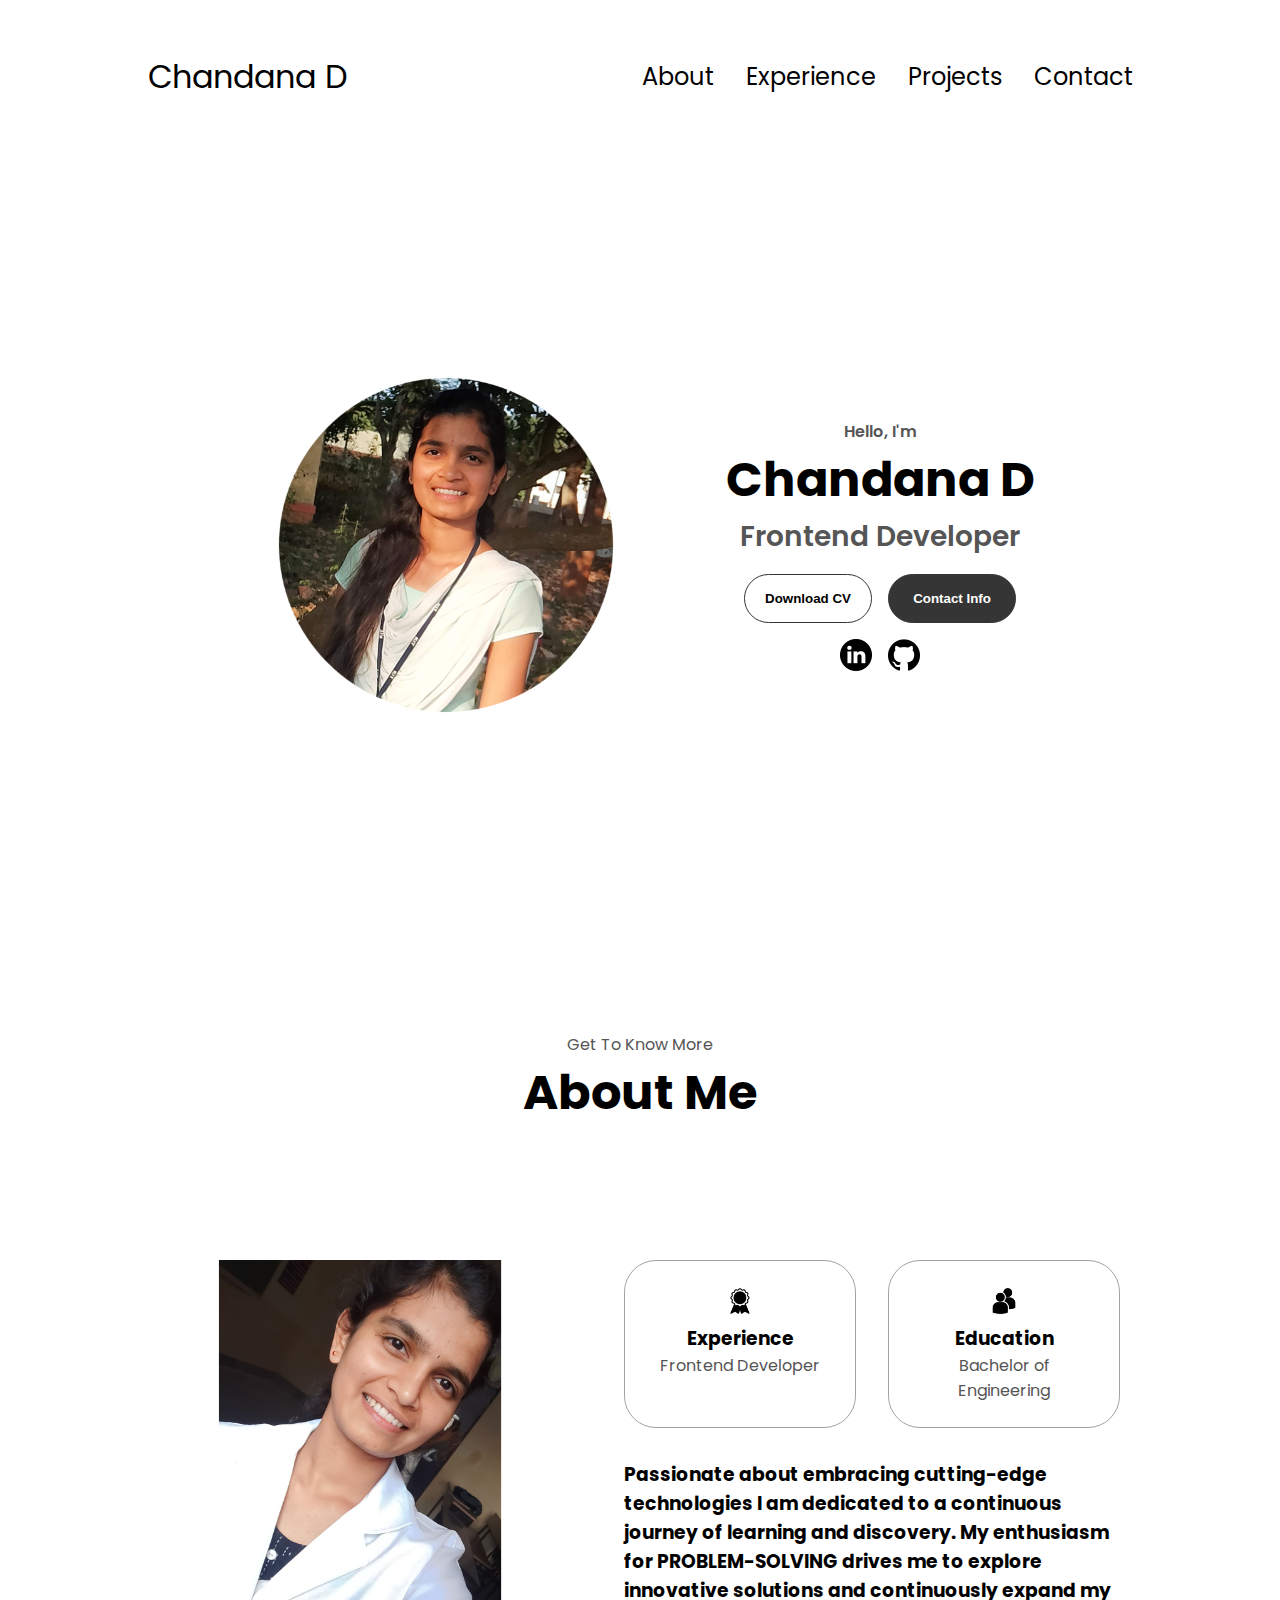
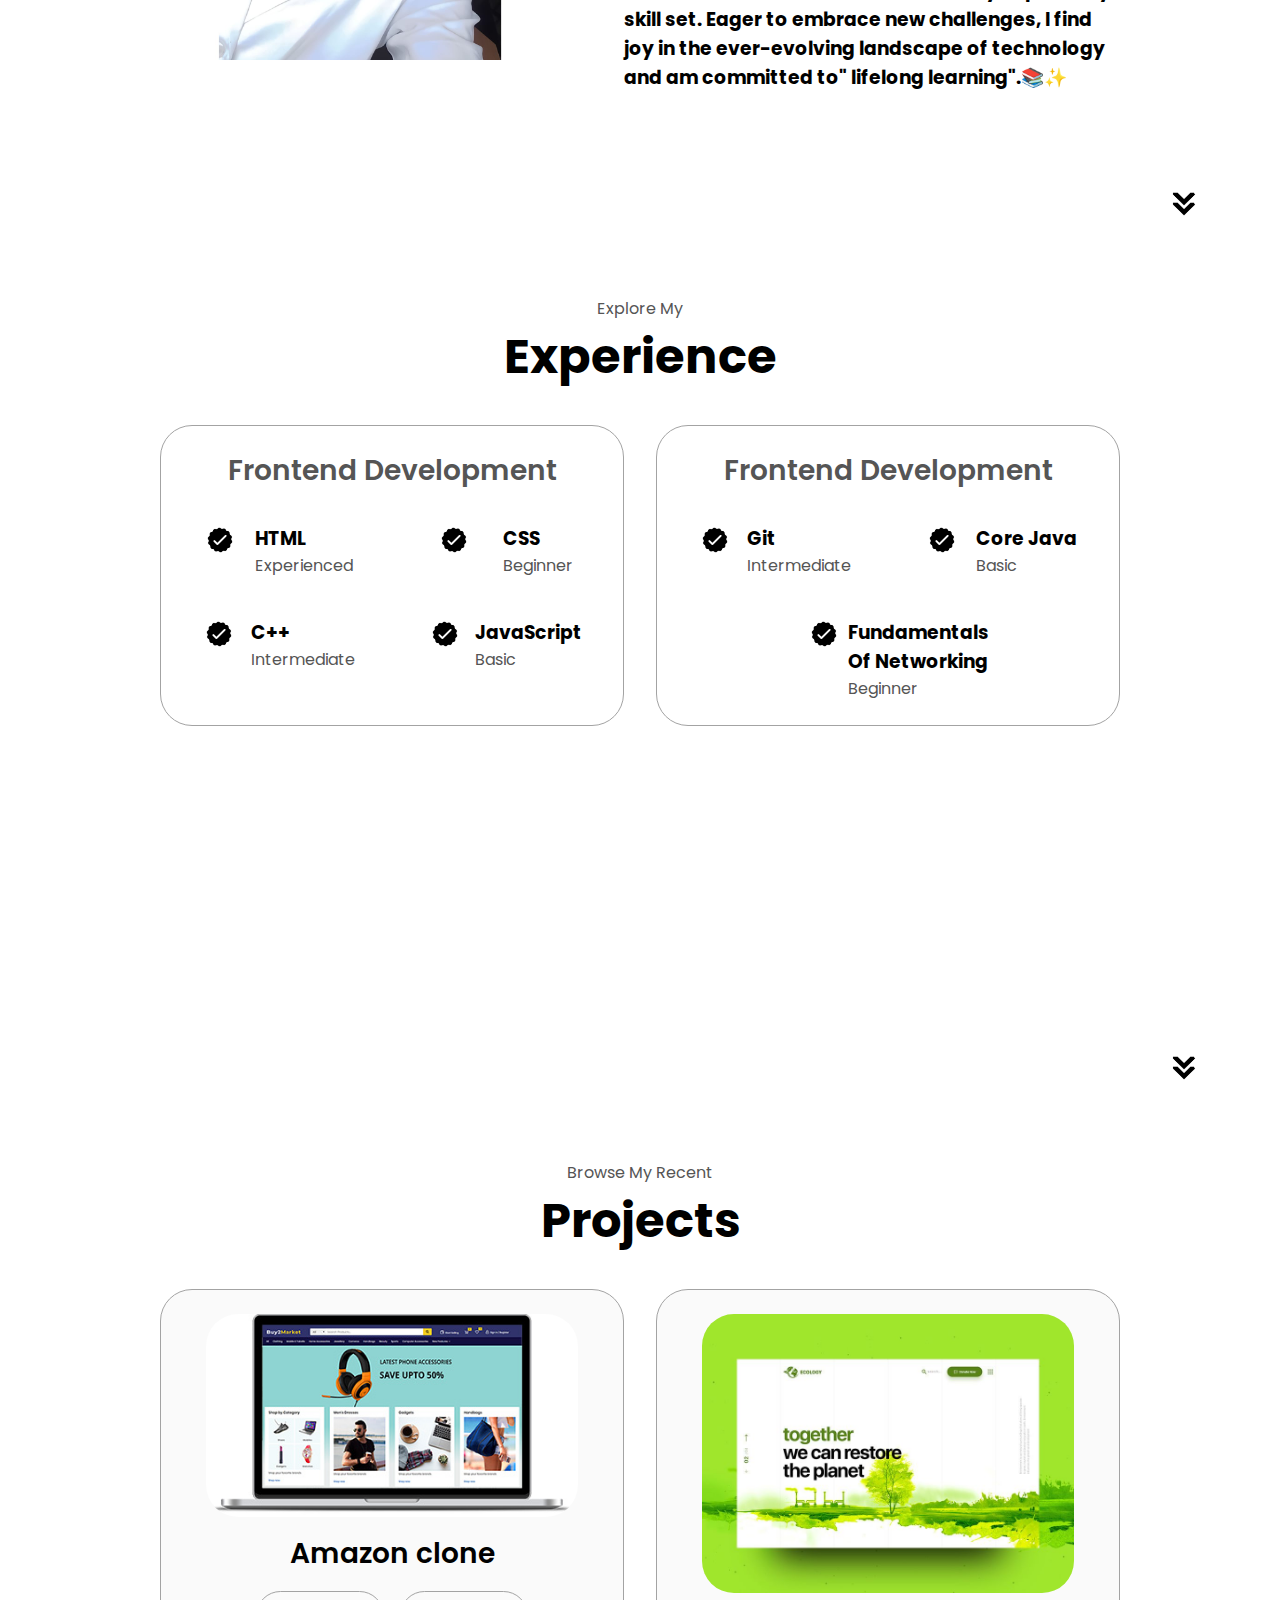
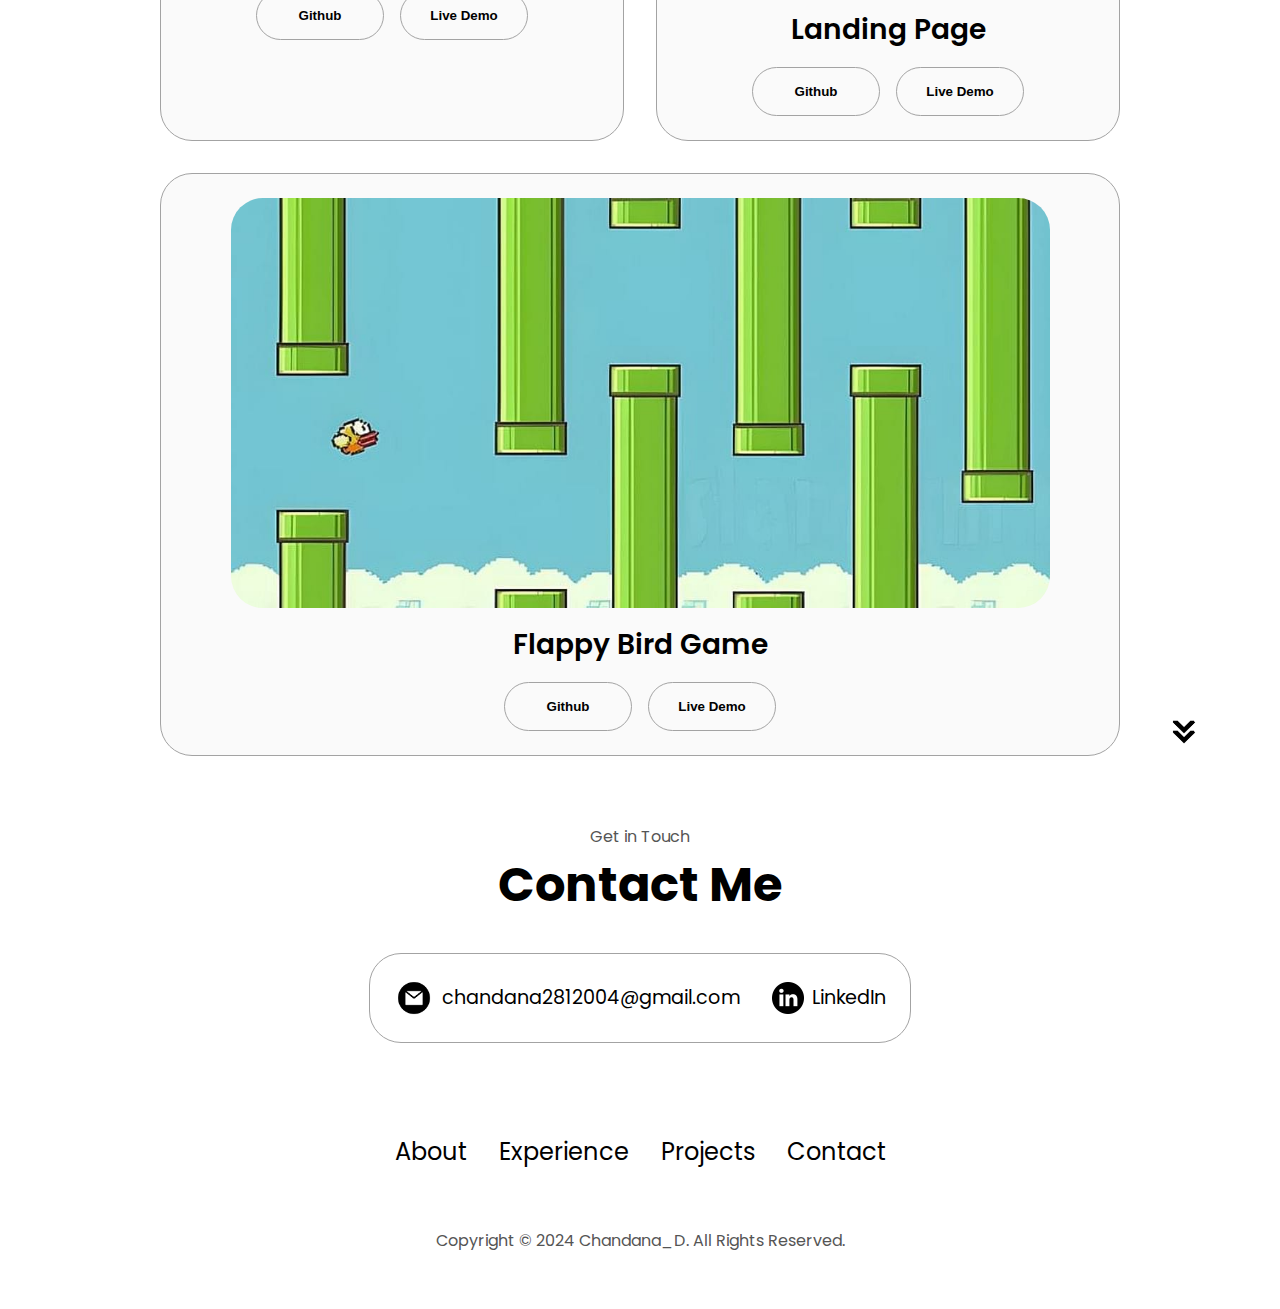
<file: CodSoft_task-2/index.html>
<!DOCTYPE html>
<html lang="en">
  <head>
    <meta charset="UTF-8" />
    <meta http-equiv="X-UA-Compatible" content="IE=edge" />
    <meta name="viewport" content="width=device-width, initial-scale=1.0" />
    <title>My Portfolio</title>
    <link rel="stylesheet" href="style.css" />
    <link rel="stylesheet" href="mediaqueries.css" />
  </head>
  <body>
    <nav id="desktop-nav">
      <div class="logo"> Chandana D </div>
      <div>
        <ul class="nav-links">
          <li><a href="#about">About</a></li>
          <li><a href="#experience">Experience</a></li>
          <li><a href="#projects">Projects</a></li>
          <li><a href="#contact">Contact</a></li>
        </ul>
      </div>
    </nav>
    <nav id="hamburger-nav">
      <div class="logo">Chandana D</div>
      <div class="hamburger-menu">
        <div class="hamburger-icon" onclick="toggleMenu()">
          <span></span>
          <span></span>
          <span></span>
        </div>
        <div class="menu-links">
          <li><a href="#about" onclick="toggleMenu()">About</a></li>
          <li><a href="#experience" onclick="toggleMenu()">Experience</a></li>
          <li><a href="#projects" onclick="toggleMenu()">Projects</a></li>
          <li><a href="#contact" onclick="toggleMenu()">Contact</a></li>
        </div>
      </div>
    </nav>
    <section id="profile">
      <div class="section__pic-container">
        <img src="./assets/profile-pic.png" alt="Chandana D profile picture" />
      </div>
      <div class="section__text">
        <p class="section_text_p1">Hello, I'm</p>
        <h1 class="title">Chandana D</h1>
        <p class="section_text_p2">Frontend Developer</p>
        <div class="btn-container">
          <button
            class="btn btn-color-2"
            onclick="window.open('./assets/resume-example.pdf')"
          >
            Download CV
          </button>
          <button class="btn btn-color-1" onclick="location.href='./#contact'">
            Contact Info
          </button>
        </div>
        <div id="socials-container">
          <img
            src="./assets/linkedin.png"
            alt="My LinkedIn profile"
            class="icon"
            onclick="location.href='https://linkedin.com/'"
          />
          <img
            src="./assets/github.png"
            alt="My Github profile"
            class="icon"
            onclick="location.href='https://github.com/'"
          />
        </div>
      </div>
    </section>
    <section id="about">
      <p class="section_text_p1">Get To Know More</p>
      <h1 class="title">About Me</h1>
      <div class="section-container">
        <div class="section__pic-container">
          <img
            src="./assets/about-pic.png"
            alt="Profile picture"
            class="about-pic"
          />
        </div>
        <div class="about-details-container">
          <div class="about-containers">
            <div class="details-container">
              <img
                src="./assets/experience.png"
                alt="Experience icon"
                class="icon"
              />
              <h3>Experience</h3>
              <p> Frontend Developer</p>
            </div>
            <div class="details-container">
              <img
                src="./assets/education.png"
                alt="Education icon"
                class="icon"
              />
              <h3>Education</h3>
              <p>Bachelor of Engineering</p>
            </div>
          </div>
          <div class="text-container">
            <h3>
                Passionate about embracing cutting-edge technologies 
                I am dedicated to a continuous journey of learning and discovery.
                 My enthusiasm for PROBLEM-SOLVING  drives me to explore innovative solutions
                 and continuously expand my skill set. Eager to embrace new challenges,
                  I find joy in the ever-evolving landscape of technology and am committed to" lifelong learning".📚✨ 
            </h3>
          </div>
        </div>
      </div>
      <img
        src="./assets/arrow.png"
        alt="Arrow icon"
        class="icon arrow"
        onclick="location.href='./#experience'"
      />
    </section>
    <section id="experience">
      <p class="section_text_p1">Explore My</p>
      <h1 class="title">Experience</h1>
      <div class="experience-details-container">
        <div class="about-containers">
          <div class="details-container">
            <h2 class="experience-sub-title">Frontend Development</h2>
            <div class="article-container">
              <article>
                <img
                  src="./assets/checkmark.png"
                  alt="Experience icon"
                  class="icon"
                />
                <div>
                  <h3>HTML</h3>
                  <p>Experienced</p>
                </div>
              </article>
              <article>
                <img
                  src="./assets/checkmark.png"
                  alt="Experience icon"
                  class="icon"
                />
                <div>
                  <h3>CSS</h3>
                  <p>Beginner</p>
                </div>
              </article>
              <article>
                <img
                  src="./assets/checkmark.png"
                  alt="Experience icon"
                  class="icon"
                />
                <div>
                  <h3>C++</h3>
                  <p>Intermediate</p>
                </div>
              </article>
              <article>
                <img
                  src="./assets/checkmark.png"
                  alt="Experience icon"
                  class="icon"
                />
                <div>
                  <h3>JavaScript</h3>
                  <p>Basic</p>
                </div>
              </article>
              
              
            </div>
          </div>
          <div class="details-container">
            <h2 class="experience-sub-title">Frontend Development</h2>
            <div class="article-container">
              <!-- <article>
                 -->
              <!-- </article>
             
              <article>
                
               
              <!-- </article> -->
              <article> 
                <img
                  src="./assets/checkmark.png"
                  alt="Experience icon"
                  class="icon"
                />
                <div>
                  <h3>Git</h3>
                  <p>Intermediate</p>
                </div>
              </article>
              <article>
                <img
                  src="./assets/checkmark.png"
                  alt="Experience icon"
                  class="icon"
                />
                <div>
                  <h3>Core Java</h3>
                  <p>Basic</p>
                </div>
              </article>
              <article>
                <img
                  src="./assets/checkmark.png"
                  alt="Experience icon"
                  class="icon"
                />
                <div>
                  <h3>Fundamentals Of Networking</h3>
                  <p>Beginner</p>
                </div>
              </article>
            </div>
          </div>
        </div>
      </div>
      <img
        src="./assets/arrow.png"
        alt="Arrow icon"
        class="icon arrow"
        onclick="location.href='./#projects'"
      />
    </section>
    <section id="projects">
      <p class="section_text_p1">Browse My Recent</p>
      <h1 class="title">Projects</h1>
      <div class="experience-details-container">
        <div class="about-containers">
          <div class="details-container color-container">
            <div class="article-container">
              <img
                src="./assets/project-1.png"
                alt="Amazon Clone"
                class="project-img"
              />
            </div>
            <h2 class="experience-sub-title project-title">Amazon clone</h2>
            <div class="btn-container">
              <button
                class="btn btn-color-2 project-btn"
                onclick="location.href='https://github.com/'"
              >
                Github
              </button>
              <button
                class="btn btn-color-2 project-btn"
                onclick="location.href='https://github.com/'"
              >
                Live Demo
              </button>
            </div>
          </div>
          <div class="details-container color-container">
            <div class="article-container">
              <img
                src="./assets/project-2.png"
                alt="Project 2"
                class="project-img"
              />
            </div>
            <h2 class="experience-sub-title project-title">Landing Page</h2>
            <div class="btn-container">
              <button
                class="btn btn-color-2 project-btn"
                onclick="location.href='https://github.com/'"
              >
                Github
              </button>
              <button
                class="btn btn-color-2 project-btn"
                onclick="location.href='https://github.com/'"
              >
                Live Demo
              </button>
            </div>
          </div>
          <div class="details-container color-container">
            <div class="article-container">
              <img
                src="./assets/project-3.png"
                alt="Project 3"
                class="project-img"
              />
            </div>
            <h2 class="experience-sub-title project-title">Flappy Bird Game</h2>
            <div class="btn-container">
              <button
                class="btn btn-color-2 project-btn"
                onclick="location.href='https://github.com/'"
              >
                Github
              </button>
              <button
                class="btn btn-color-2 project-btn"
                onclick="location.href='https://github.com/'"
              >
                Live Demo
              </button>
            </div>
          </div>
        </div>
      </div>
      <img
        src="./assets/arrow.png"
        alt="Arrow icon"
        class="icon arrow"
        onclick="location.href='./#contact'"
      />
    </section>
    <section id="contact">
      <p class="section_text_p1">Get in Touch</p>
      <h1 class="title">Contact Me</h1>
      <div class="contact-info-upper-container">
        <div class="contact-info-container">
          <img
            src="./assets/email.png"
            alt="Email icon"
            class="icon contact-icon email-icon"
          />
          <p><a href="mailto:chandana2812004@gmail.com">chandana2812004@gmail.com</a></p>
        </div>
        <div class="contact-info-container">
          <img
            src="./assets/linkedin.png"
            alt="LinkedIn icon"
            class="icon contact-icon"
          />
          <p><a href="https://www.linkedin.com">LinkedIn</a></p>
        </div>
      </div>
    </section>
    <footer>
      <nav>
        <div class="nav-links-container">
          <ul class="nav-links">
            <li><a href="#about">About</a></li>
            <li><a href="#experience">Experience</a></li>
            <li><a href="#projects">Projects</a></li>
            <li><a href="#contact">Contact</a></li>
          </ul>
        </div>
      </nav>
      <p>Copyright &#169; 2024 Chandana_D. All Rights Reserved.</p>
    </footer>
    <script src="script.js"></script>
  </body>
</html>
</file>
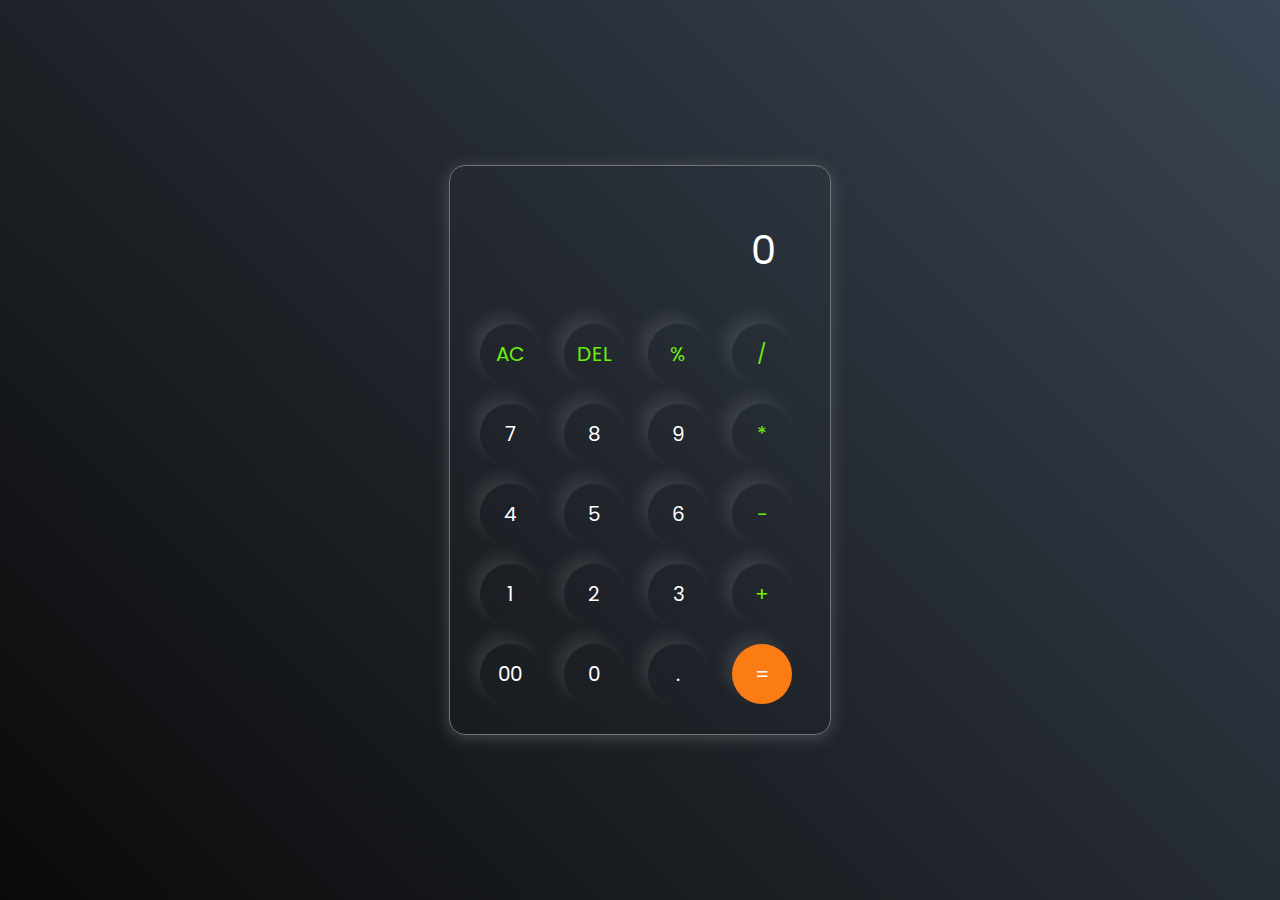
<file: codSoft_task-3/index.html>
<!DOCTYPE html>
<html lang="en">
  <head>
    <meta charset="UTF-8" />
    <meta http-equiv="X-UA-Compatible" content="IE=edge" />
    <meta name="viewport" content="width=device-width, initial-scale=1.0" />
    <link rel="stylesheet" href="style.css" />
    <title>Calculator </title>
  </head>
  <body>
    <div class="container">
      <div class="calculator">
        <input type="text" id="inputBox" placeholder="0" />
        <div>
          <button class="button operator">AC</button>
          <button class="button operator">DEL</button>
          <button class="button operator">%</button>
          <button class="button operator">/</button>
        </div>
        <div>
          <button class="button">7</button>
          <button class="button">8</button>
          <button class="button">9</button>
          <button class="button operator">*</button>
        </div>
        <div>
          <button class="button">4</button>
          <button class="button">5</button>
          <button class="button">6</button>
          <button class="button operator">-</button>
        </div>
        <div>
          <button class="button">1</button>
          <button class="button">2</button>
          <button class="button">3</button>
          <button class="button operator">+</button>
        </div>

        <div>
          <button class="button">00</button>
          <button class="button">0</button>
          <button class="button">.</button>
          <button class="button equalBtn">=</button>
        </div>
      </div>
    </div>

    <script src="script.js"></script>
  </body>
</html>
</file>
<file: CodSoft_task-2/style.css>
/* GENERAL */

@import url("https://fonts.googleapis.com/css2?family=Poppins:wght@300;400;500;600&display=swap");

* {
  margin: 0;
  padding: 0;
  
}

body {
  font-family: "Poppins", sans-serif;
}

html {
  scroll-behavior: smooth;
}

p {
  color: rgb(85, 85, 85);
}

/* TRANSITION */

a,
.btn {
  transition: all 300ms ease;
}

/* DESKTOP NAV */

nav,
.nav-links {
  display: flex;
}

nav {
  justify-content: space-around;
  align-items: center;
  height: 17vh;
}

.nav-links {
  gap: 2rem;
  list-style: none;
  font-size: 1.5rem;
}

a {
  color: black;
  text-decoration: none;
  text-decoration-color: white;
}

a:hover {
  color: grey;
  text-decoration: underline;
  text-underline-offset: 1rem;
  text-decoration-color: rgb(181, 181, 181);
}

.logo {
  font-size: 2rem;
}

.logo:hover {
  cursor: default;
}

/* HAMBURGER MENU */

#hamburger-nav {
  display: none;
}

.hamburger-menu {
  position: relative;
  display: inline-block;
}

.hamburger-icon {
  display: flex;
  flex-direction: column;
  justify-content: space-between;
  height: 24px;
  width: 30px;
  cursor: pointer;
}

.hamburger-icon span {
  width: 100%;
  height: 2px;
  background-color: black;
  transition: all 0.3 ease-in-out;
}

.menu-links {
  position: absolute;
  top: 100%;
  right: 0;
  background-color: white;
  width: fit-content;
  max-height: 0;
  overflow: hidden;
  transition: all 0.3 ease-in-out;
}

.menu-links a {
  display: block;
  padding: 10px;
  text-align: center;
  font-size: 1.5rem;
  color: black;
  text-decoration: none;
  transition: all 0.3 ease-in-out;
}

.menu-links li {
  list-style: none;
}

.menu-links.open {
  max-height: 300px;
}

.hamburger-icon.open span:first-child {
  transform: rotate(45deg) translate(10px, 5px);
}

.hamburger-icon.open span:nth-child(2) {
  opacity: 0;
}

.hamburger-icon.open span:last-child {
  transform: rotate(-45deg) translate(10px, -5px);
}

.hamburger-icon span:first-child {
  transform: none;
}

.hamburger-icon span:first-child {
  opacity: 1;
}

.hamburger-icon span:first-child {
  transform: none;
}

/* SECTIONS */

section {
  padding-top: 4vh;
  height: 96vh;
  margin: 0 10rem;
  box-sizing: border-box;
  min-height: fit-content;
}

.section-container {
  display: flex;
}

/* PROFILE SECTION */

#profile {
  display: flex;
  justify-content: center;
  gap: 5rem;
  height: 80vh;
}

.section__pic-container {
  display: flex;
  height: 100px;
  width: 100px;
  margin: auto 0;
  border-radius: 50%;
  
}

.section__text {
  align-self: center;
  text-align: center;
}

.section__text p {
  font-weight: 600;
}

.section_text_p1 {
  text-align: center;
}

.section_text_p2 {
  font-size: 1.75rem;
  margin-bottom: 1rem;
}

.title {
  font-size: 3rem;
  text-align: center;
}

#socials-container {
  display: flex;
  justify-content: center;
  margin-top: 1rem;
  gap: 1rem;
}

/* ICONS */

.icon {
  cursor: pointer;
  height: 2rem;
}

/* BUTTONS */

.btn-container {
  display: flex;
  justify-content: center;
  gap: 1rem;
}

.btn {
  font-weight: 600;
  transition: all 300ms ease;
  padding: 1rem;
  width: 8rem;
  border-radius: 2rem;
}

.btn-color-1,
.btn-color-2 {
  border: rgb(53, 53, 53) 0.1rem solid;
}

.btn-color-1:hover,
.btn-color-2:hover {
  cursor: pointer;
}

.btn-color-1,
.btn-color-2:hover {
  background: rgb(53, 53, 53);
  color: white;
}

.btn-color-1:hover {
  background: rgb(0, 0, 0);
}

.btn-color-2 {
  background: none;
}

.btn-color-2:hover {
  border: rgb(255, 255, 255) 0.1rem solid;
}

.btn-container {
  gap: 1rem;
}

/* ABOUT SECTION */

#about {
  position: relative;
}

.about-containers {
  gap: 2rem;
  margin-bottom: 2rem;
  margin-top: 2rem;
  
}

.about-details-container {
  justify-content: center;
  flex-direction: column;
}

.about-containers,
.about-details-container {
  display: flex;
  justify-content: center;
}

.about-pic {
  border-radius: 2rem;
}

.arrow {
  position: absolute;
  right: -5rem;
  bottom: 2.5rem;
}

.details-container {
  padding: 1.5rem;
  flex: 1;
  background: white;
  border-radius: 2rem;
  border: rgb(53, 53, 53) 0.1rem solid;
  border-color: rgb(163, 163, 163);
  text-align: center;
}

.section-container {
  gap: 4rem;
  height: 80%;
}

.section__pic-container {
  height: 400px;
  width: 400px;
  margin: auto 0;
}

/* EXPERIENCE SECTION */

#experience {
  position: relative;
}

.experience-sub-title {
  color: rgb(85, 85, 85);
  font-weight: 600;
  font-size: 1.75rem;
  margin-bottom: 2rem;
}

.experience-details-container {
  display: flex;
  justify-content: center;
  flex-direction: column;
}

.article-container {
  display: flex;
  text-align: initial;
  flex-wrap: wrap;
  flex-direction: row;
  gap: 2.5rem;
  justify-content: space-around;
}

article {
  display: flex;
  width: 10rem;
  justify-content: space-around;
  gap: 0.5rem;
}

article .icon {
  cursor: default;
}

/* PROJECTS SECTION */

#projects {
  position: relative;
}

.color-container {
  border-color: rgb(163, 163, 163);
  background: rgb(250, 250, 250);
}

.project-img {
  border-radius: 2rem;
  width: 90%;
  height: 90%;
}

.project-title {
  margin: 1rem;
  color: black;
}

.project-btn {
  color: black;
  border-color: rgb(163, 163, 163);
}

/* CONTACT */

#contact {
  display: flex;
  justify-content: center;
  flex-direction: column;
  height: 70vh;
}

.contact-info-upper-container {
  display: flex;
  justify-content: center;
  border-radius: 2rem;
  border: rgb(53, 53, 53) 0.1rem solid;
  border-color: rgb(163, 163, 163);
  background: (250, 250, 250);
  margin: 2rem auto;
  padding: 0.5rem;
}

.contact-info-container {
  display: flex;
  align-items: center;
  justify-content: center;
  gap: 0.5rem;
  margin: 1rem;
}

.contact-info-container p {
  font-size: larger;
}

.contact-icon {
  cursor: default;
}

.email-icon {
  height: 2.5rem;
}

/* FOOTER SECTION */

footer {
  height: 26vh;
  margin: 0 1rem;
}

footer p {
  text-align: center;
}
</file>
<file: CodSoft_task-2/mediaqueries.css>
@media screen and (max-width: 1400px) {
    #profile {
      height: 83vh;
      margin-bottom: 6rem;
    }
    .about-containers {
      flex-wrap: wrap;
    }
    #contact,
    #projects {
      height: fit-content;
    }
  }
  
  @media screen and (max-width: 1200px) {
    #desktop-nav {
      display: none;
    }
    #hamburger-nav {
      display: flex;
    }
    #experience,
    .experience-details-container {
      margin-top: 2rem;
    }
    #profile,
    .section-container {
      display: block;
    }
    .arrow {
      display: none;
    }
    section,
    .section-container {
      height: fit-content;
    }
    section {
      margin: 0 5%;
    }
    .section__pic-container {
      width: 100px;
      height: 100px;
      margin: 0 auto 2rem;
    }
    .about-containers {
      margin-top: 0;
    }
  }
  
  @media screen and (max-width: 600px) {
    #contact,
    footer {
      height: 40vh;
    }
    #profile {
      height: 83vh;
      margin-bottom: 0;
    }
    article {
      font-size: 1rem;
    }
    footer nav {
      height: fit-content;
      margin-bottom: 2rem;
    }
    .about-containers,
    .contact-info-upper-container,
    .btn-container {
      flex-wrap: wrap;
    }
    .contact-info-container {
      margin: 0;
    }
    .contact-info-container p,
    .nav-links li a {
      font-size: 1rem;
    }
    .experience-sub-title {
      font-size: 1.25rem;
    }
    .logo {
      font-size: 1.5rem;
    }
    .nav-links {
      flex-direction: column;
      gap: 0.5rem;
      text-align: center;
    }
    .section__pic-container {
      width: auto;
      height: 46vw;
      justify-content: center;
    }
    .section_text_p2 {
      font-size: 1.25rem;
    }
    .title {
      font-size: 2rem;
    }
    .text-container {
      text-align: justify;
    }
  }
</file>
<file: codSoft_task-3/style.css>
@import url('https://fonts.googleapis.com/css2?family=Poppins:wght@500&display=swap');

*{
    margin: 0;
    padding: 0;
    box-sizing: border-box;
    font-family: 'Poppins', sans-serif;
}

body{
    width: 100%;
    height: 100vh;
    display: flex;
    justify-content: center;
    align-items: center;
    background: linear-gradient(45deg, #0a0a0a, #3a4452);
}

.calculator{
    border: 1px solid #717377;
    padding: 20px;
    border-radius: 16px;
    background: transparent;
    box-shadow: 0px 3px 15px rgba(113, 115, 119, 0.5);

}

input{
    width: 320px;
    border: none;
    padding: 24px;
    margin: 10px;
    background: transparent;
    box-shadow: 0px 3px 15px rgbs(84, 84, 84, 0.1);
    font-size: 40px;
    text-align: right;
    cursor: pointer;
    color: #ffffff;
}

input::placeholder{
    color: #ffffff;
}

button{
    border: none;
    width: 60px;
    height: 60px;
    margin: 10px;
    border-radius: 50%;
    background: transparent;
    color: #ffffff;
    font-size: 20px;
    box-shadow: -8px -8px 15px rgba(255, 255, 255, 0.1);
    cursor: pointer;
}

.equalBtn{
    background-color: #fb7c14;
}

.operator{
    color: #6dee0a;
}
</file>
